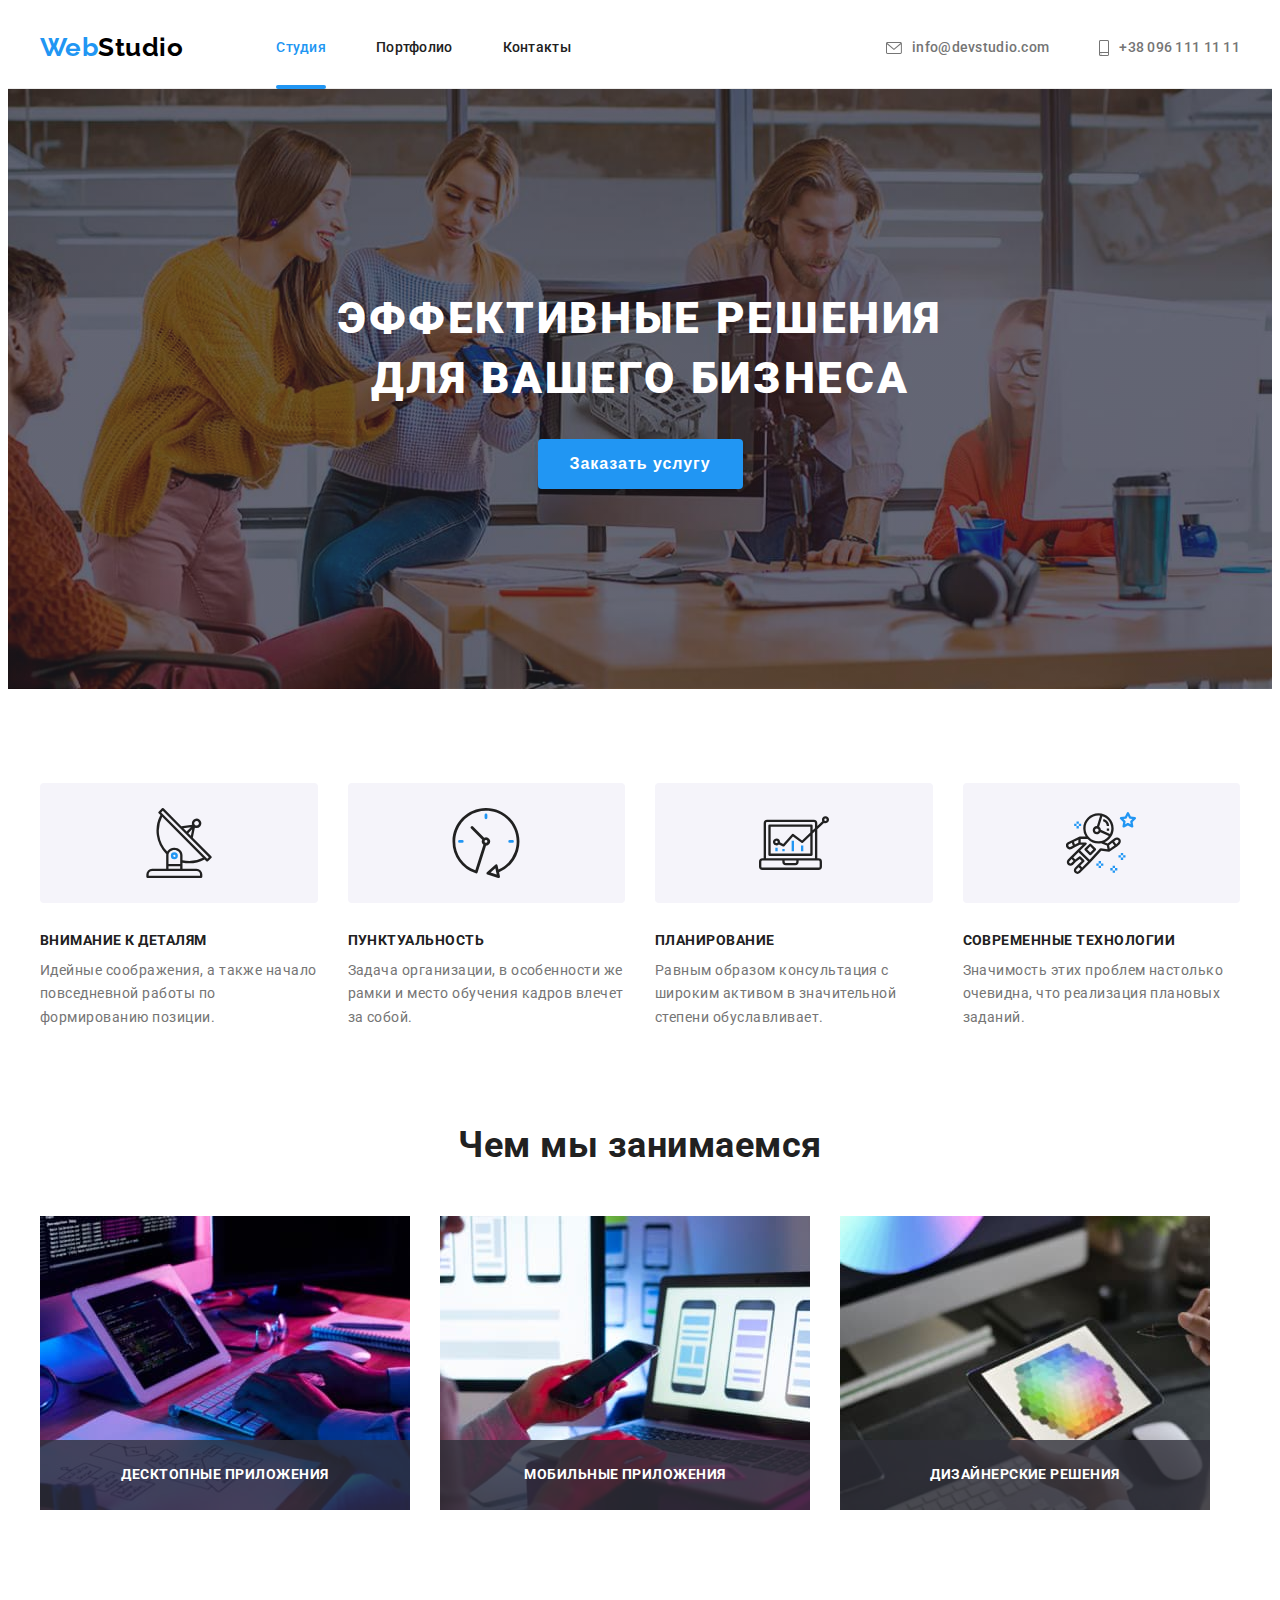
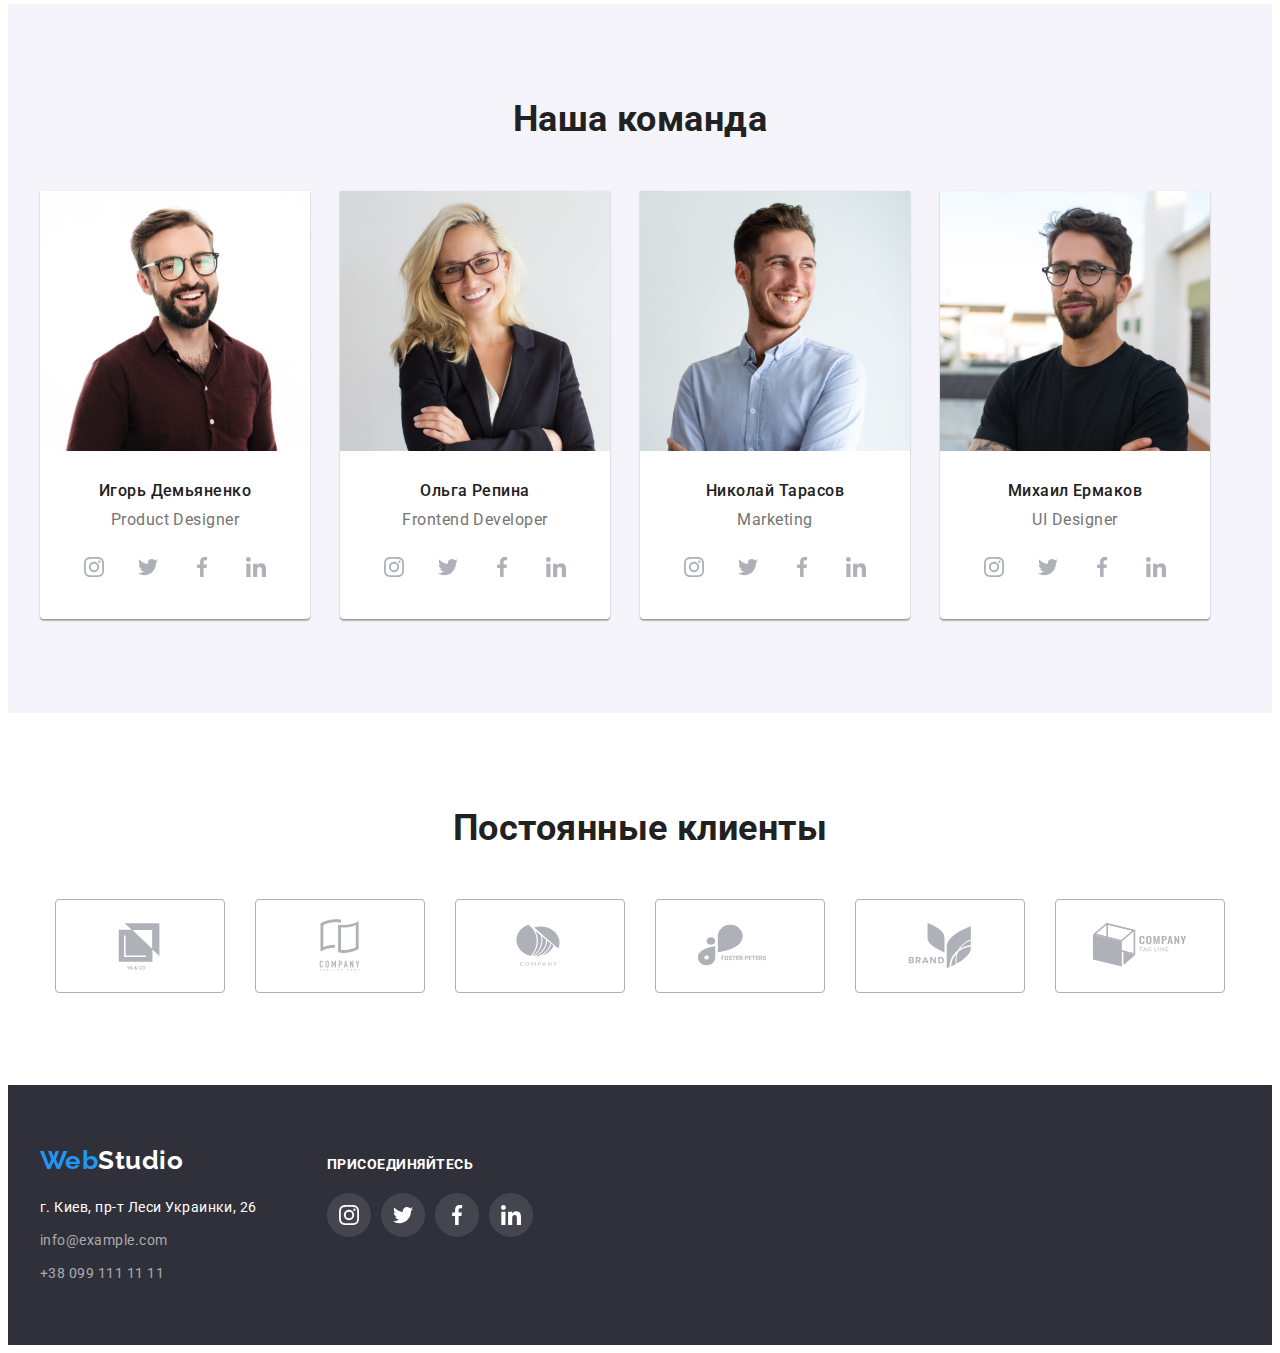
<file: index.html>
<!DOCTYPE html>
<html lang="ru">
  <head>
    <meta charset="UTF-8" />
    <meta http-equiv="X-UA-Compatible" content="IE=edge" />
    <meta name="viewport" content="width=device-width, initial-scale=1.0" />
    <title lang="en">WebStudio</title>
    <link rel="preconnect" href="https://fonts.googleapis.com" />
    <link rel="preconnect" href="https://fonts.gstatic.com" crossorigin />
    <link
      href="https://fonts.googleapis.com/css2?family=Raleway:wght@700&family=Roboto:wght@400;500;700;900&display=swap"
      rel="stylesheet"
    />
    <link
      rel="stylesheet"
      href="https://cdnjs.cloudflare.com/ajax/libs/modern-normalize/1.1.0/modern-normalize.min.css"
      integrity="sha512-wpPYUAdjBVSE4KJnH1VR1HeZfpl1ub8YT/NKx4PuQ5NmX2tKuGu6U/JRp5y+Y8XG2tV+wKQpNHVUX03MfMFn9Q=="
      crossorigin="anonymous"
      referrerpolicy="no-referrer"
    />
    <link rel="stylesheet" href="./css/styles.css" />
  </head>
  <body>
    <!-- Шапка сайта -->
    <header class="header">
      <div class="container header-container">
        <nav class="site-nav">
          <a href="./index.html" class="logo link"
            >Web<span class="header-logo">Studio</span></a
          >
          <ul class="site-nav-list list">
            <li class="site-nav-item">
              <a href="./index.html" class="link current">Студия</a>
            </li>
            <li class="site-nav-item">
              <a href="./portfolio.html" class="link">Портфолио</a>
            </li>
            <li class="site-nav-item">
              <a href="" class="link">Контакты</a>
            </li>
          </ul>
        </nav>
        <ul class="header-contacts-list list">
          <li class="header-contacts-item">
            <a href="mailto:info@devstudio.com" class="link"
              ><svg class="icon-header" width="16" height="12">
                <use href="./images/sprite.svg#icon-envelope"></use></svg
              >info@devstudio.com</a
            >
          </li>
          <li class="header-contacts-item">
            <a href="tel:+380961111111" class="link"
              ><svg class="icon-header" width="10" height="16">
                <use href="./images/sprite.svg#icon-smartphone"></use></svg
              >+38 096 111 11 11</a
            >
          </li>
        </ul>
      </div>
    </header>
    <main>
      <!-- Герой -->
      <section class="hero">
        <div class="container">
          <h1 class="hero-title">Эффективные решения для вашего бизнеса</h1>
          <button data-modal-open type="button" class="hero-button button">
            Заказать услугу
          </button>
        </div>
      </section>
      <!-- Особенности компании -->
      <section class="features section">
        <div class="container">
          <h2 class="visually-hidden">Особенности компании</h2>
          <ul class="features-list list">
            <li class="features-item">
              <div class="features-icon-bg">
                <svg class="features-icon">
                  <use href="./images/sprite.svg#icon-antenna"></use>
                </svg>
              </div>
              <h3 class="features-item-title title">Внимание к деталям</h3>
              <p class="features-item-text">
                Идейные соображения, а также начало повседневной работы по
                формированию позиции.
              </p>
            </li>

            <li class="features-item">
              <div class="features-icon-bg">
                <svg class="features-icon">
                  <use href="./images/sprite.svg#icon-clock"></use>
                </svg>
              </div>
              <h3 class="features-item-title title">Пунктуальность</h3>
              <p class="features-item-text">
                Задача организации, в особенности же рамки и место обучения
                кадров влечет за собой.
              </p>
            </li>

            <li class="features-item">
              <div class="features-icon-bg">
                <svg class="features-icon">
                  <use href="./images/sprite.svg#icon-diagram"></use>
                </svg>
              </div>
              <h3 class="features-item-title title">Планирование</h3>
              <p class="features-item-text">
                Равным образом консультация с широким активом в значительной
                степени обуславливает.
              </p>
            </li>

            <li class="features-item">
              <div class="features-icon-bg">
                <svg class="features-icon">
                  <use href="./images/sprite.svg#icon-astronaut"></use>
                </svg>
              </div>
              <h3 class="features-item-title title">Современные технологии</h3>
              <p class="features-item-text">
                Значимость этих проблем настолько очевидна, что реализация
                плановых заданий.
              </p>
            </li>
          </ul>
        </div>
      </section>
      <!-- Услуги -->
      <section class="services">
        <div class="container">
          <h2 class="services-title title">Чем мы занимаемся</h2>
          <ul class="services-list list">
            <li class="services-item">
              <div class="services-item-wraper">
                <img
                  src="./images/box-1.jpg"
                  alt="процесс создания сайта"
                  width="370"
                  height="294"
                />
                <h3 class="services-item-title">Десктопные приложения</h3>
              </div>
            </li>

            <li class="services-item">
              <div class="services-item-wraper">
                <img
                  src="./images/box-2.jpg"
                  alt="прцесс разработки макета сайта"
                  width="370"
                  height="294"
                />
                <h3 class="services-item-title">Мобильные приложения</h3>
              </div>
            </li>

            <li class="services-item">
              <div class="services-item-wraper">
                <img
                  src="./images/box-3.jpg"
                  alt="процесс подбор дизайнерского решения сайта"
                  width="370"
                  height="294"
                />
                <h3 class="services-item-title">Дизайнерские решения</h3>
              </div>
            </li>
          </ul>
        </div>
      </section>
      <!-- Команда -->
      <section class="team section">
        <div class="container">
          <h2 class="team-title title">Наша команда</h2>
          <ul class="team-list list">
            <li class="team-item">
              <img
                src="./images/product-designer-photo.jpg"
                alt="Фотография дизайнера продукта"
                width="270"
                height="260"
              />
              <div class="team-item-content">
                <h3 class="team-item-title title">Игорь Демьяненко</h3>
                <p lang="en" class="team-item-text">Product Designer</p>
                <ul class="team-item-list social-list list">
                  <li class="social-item">
                    <a href="" class="social-link link"
                      ><svg class="social-icon">
                        <use
                          href="./images/sprite.svg#icon-instagram"
                        ></use></svg
                    ></a>
                  </li>
                  <li class="social-item">
                    <a href="" class="social-link link"
                      ><svg class="social-icon">
                        <use href="./images/sprite.svg#icon-twitter"></use></svg
                    ></a>
                  </li>
                  <li class="social-item">
                    <a href="" class="social-link link"
                      ><svg class="social-icon">
                        <use
                          href="./images/sprite.svg#icon-facebook"
                        ></use></svg
                    ></a>
                  </li>
                  <li class="social-item">
                    <a href="" class="social-link link"
                      ><svg class="social-icon">
                        <use
                          href="./images/sprite.svg#icon-linkedin"
                        ></use></svg
                    ></a>
                  </li>
                </ul>
              </div>
            </li>
            <li class="team-item">
              <img
                src="./images/frontend-developer-photo.jpg"
                alt="Фотография фронтэнд разработчика"
                width="270"
                height="260"
              />
              <div class="team-item-content">
                <h3 class="team-item-title title">Ольга Репина</h3>
                <p lang="en" class="team-item-text">Frontend Developer</p>
                <ul class="team-item-list social-list list">
                  <li class="social-item">
                    <a href="" class="social-link link"
                      ><svg class="social-icon">
                        <use
                          href="./images/sprite.svg#icon-instagram"
                        ></use></svg
                    ></a>
                  </li>
                  <li class="social-item">
                    <a href="" class="social-link link"
                      ><svg class="social-icon">
                        <use href="./images/sprite.svg#icon-twitter"></use></svg
                    ></a>
                  </li>
                  <li class="social-item">
                    <a href="" class="social-link link"
                      ><svg class="social-icon">
                        <use
                          href="./images/sprite.svg#icon-facebook"
                        ></use></svg
                    ></a>
                  </li>
                  <li class="social-item">
                    <a href="" class="social-link link"
                      ><svg class="social-icon">
                        <use
                          href="./images/sprite.svg#icon-linkedin"
                        ></use></svg
                    ></a>
                  </li>
                </ul>
              </div>
            </li>
            <li class="team-item">
              <img
                src="./images/marketing-photo.jpg"
                alt="Фотография маркетолога"
                width="270"
                height="260"
              />
              <div class="team-item-content">
                <h3 class="team-item-title title">Николай Тарасов</h3>
                <p lang="en" class="team-item-text">Marketing</p>
                <ul class="team-item-list social-list list">
                  <li class="social-item">
                    <a href="" class="social-link link"
                      ><svg class="social-icon">
                        <use
                          href="./images/sprite.svg#icon-instagram"
                        ></use></svg
                    ></a>
                  </li>
                  <li class="social-item">
                    <a href="" class="social-link link"
                      ><svg class="social-icon">
                        <use href="./images/sprite.svg#icon-twitter"></use></svg
                    ></a>
                  </li>
                  <li class="social-item">
                    <a href="" class="social-link link"
                      ><svg class="social-icon">
                        <use
                          href="./images/sprite.svg#icon-facebook"
                        ></use></svg
                    ></a>
                  </li>
                  <li class="social-item">
                    <a href="" class="social-link link"
                      ><svg class="social-icon">
                        <use
                          href="./images/sprite.svg#icon-linkedin"
                        ></use></svg
                    ></a>
                  </li>
                </ul>
              </div>
            </li>
            <li class="team-item">
              <img
                src="./images/UI-Designer-photo.jpg"
                alt="Фотография UI-дизайнера"
                width="270"
                height="260"
              />
              <div class="team-item-content">
                <h3 class="team-item-title title">Михаил Ермаков</h3>
                <p lang="en" class="team-item-text">UI Designer</p>
                <ul class="team-item-list social-list list">
                  <li class="social-item">
                    <a href="" class="social-link link"
                      ><svg class="social-icon">
                        <use
                          href="./images/sprite.svg#icon-instagram"
                        ></use></svg
                    ></a>
                  </li>
                  <li class="social-item">
                    <a href="" class="social-link link"
                      ><svg class="social-icon">
                        <use href="./images/sprite.svg#icon-twitter"></use></svg
                    ></a>
                  </li>
                  <li class="social-item">
                    <a href="" class="social-link link"
                      ><svg class="social-icon">
                        <use
                          href="./images/sprite.svg#icon-facebook"
                        ></use></svg
                    ></a>
                  </li>
                  <li class="social-item">
                    <a href="" class="social-link link"
                      ><svg class="social-icon">
                        <use
                          href="./images/sprite.svg#icon-linkedin"
                        ></use></svg
                    ></a>
                  </li>
                </ul>
              </div>
            </li>
          </ul>
        </div>
      </section>
      <section class="our-clients section">
        <div class="container">
          <h2 class="clients-title title">Постоянные клиенты</h2>
          <ul class="clients-list list">
            <li class="clients-list-item">
              <a href="" class="clients-list-link link"
                ><svg class="clients-icon">
                  <use href="./images/sprite.svg#icon-logo-client-1"></use></svg
              ></a>
            </li>
            <li class="clients-list-item">
              <a href="" class="clients-list-link link"
                ><svg class="clients-icon">
                  <use href="./images/sprite.svg#icon-logo-client-2"></use></svg
              ></a>
            </li>
            <li class="clients-list-item">
              <a href="" class="clients-list-link link"
                ><svg class="clients-icon">
                  <use href="./images/sprite.svg#icon-logo-client-3"></use></svg
              ></a>
            </li>
            <li class="clients-list-item">
              <a href="" class="clients-list-link link"
                ><svg class="clients-icon">
                  <use href="./images/sprite.svg#icon-logo-client-4"></use></svg
              ></a>
            </li>
            <li class="clients-list-item">
              <a href="" class="clients-list-link link"
                ><svg class="clients-icon">
                  <use href="./images/sprite.svg#icon-logo-client-5"></use></svg
              ></a>
            </li>
            <li class="clients-list-item">
              <a href="" class="clients-list-link link"
                ><svg class="clients-icon">
                  <use href="./images/sprite.svg#icon-logo-client-6"></use></svg
              ></a>
            </li>
          </ul>
        </div>
      </section>
    </main>
    <!-- Футер -->
    <footer class="footer">
      <div class="container footer-info">
        <div class="footer-left">
          <a href="./index.html" class="logo link footer-logo"
            >Web<span class="footer-logo-accent">Studio</span></a
          >
          <address class="address">
            <p class="footer-address">г. Киев, пр-т Леси Украинки, 26</p>
            <ul class="footer-address-list list">
              <li class="footer-address-item">
                <a
                  href="mailto:info@example.com"
                  class="footer-address-link link"
                  >info@example.com</a
                >
              </li>
              <li class="footer-address-item">
                <a href="tel:+380961111111" class="footer-address-link link"
                  >+38 099 111 11 11</a
                >
              </li>
            </ul>
          </address>
        </div>
        <div class="footer-right">
          <p class="footer-social-list-title">присоединяйтесь</p>
          <ul class="social-list list">
            <li class="social-item">
              <a href="" class="social-link-footer social-link link"
                ><svg class="social-icon social-icon-footer">
                  <use href="./images/sprite.svg#icon-instagram"></use></svg
              ></a>
            </li>
            <li class="social-item">
              <a href="" class="social-link-footer social-link link"
                ><svg class="social-icon social-icon-footer">
                  <use href="./images/sprite.svg#icon-twitter"></use></svg
              ></a>
            </li>
            <li class="social-item">
              <a href="" class="social-link-footer social-link link"
                ><svg class="social-icon social-icon-footer">
                  <use href="./images/sprite.svg#icon-facebook"></use></svg
              ></a>
            </li>
            <li class="social-item">
              <a href="" class="social-link-footer social-link link"
                ><svg class="social-icon social-icon-footer">
                  <use href="./images/sprite.svg#icon-linkedin"></use></svg
              ></a>
            </li>
          </ul>
        </div>
      </div>
    </footer>
    <!-- Модальное окно -->
    <div data-modal class="backdrop is-hidden">
      <div class="modal">
        <button data-modal-close type="button" class="modal-close-btn button">
          <svg class="modal-close-icon">
            <use href="./images/sprite.svg#icon-close"></use>
          </svg>
        </button>
      </div>
    </div>

    <script src="./js/modal.js"></script>
  </body>
</html>
</file>
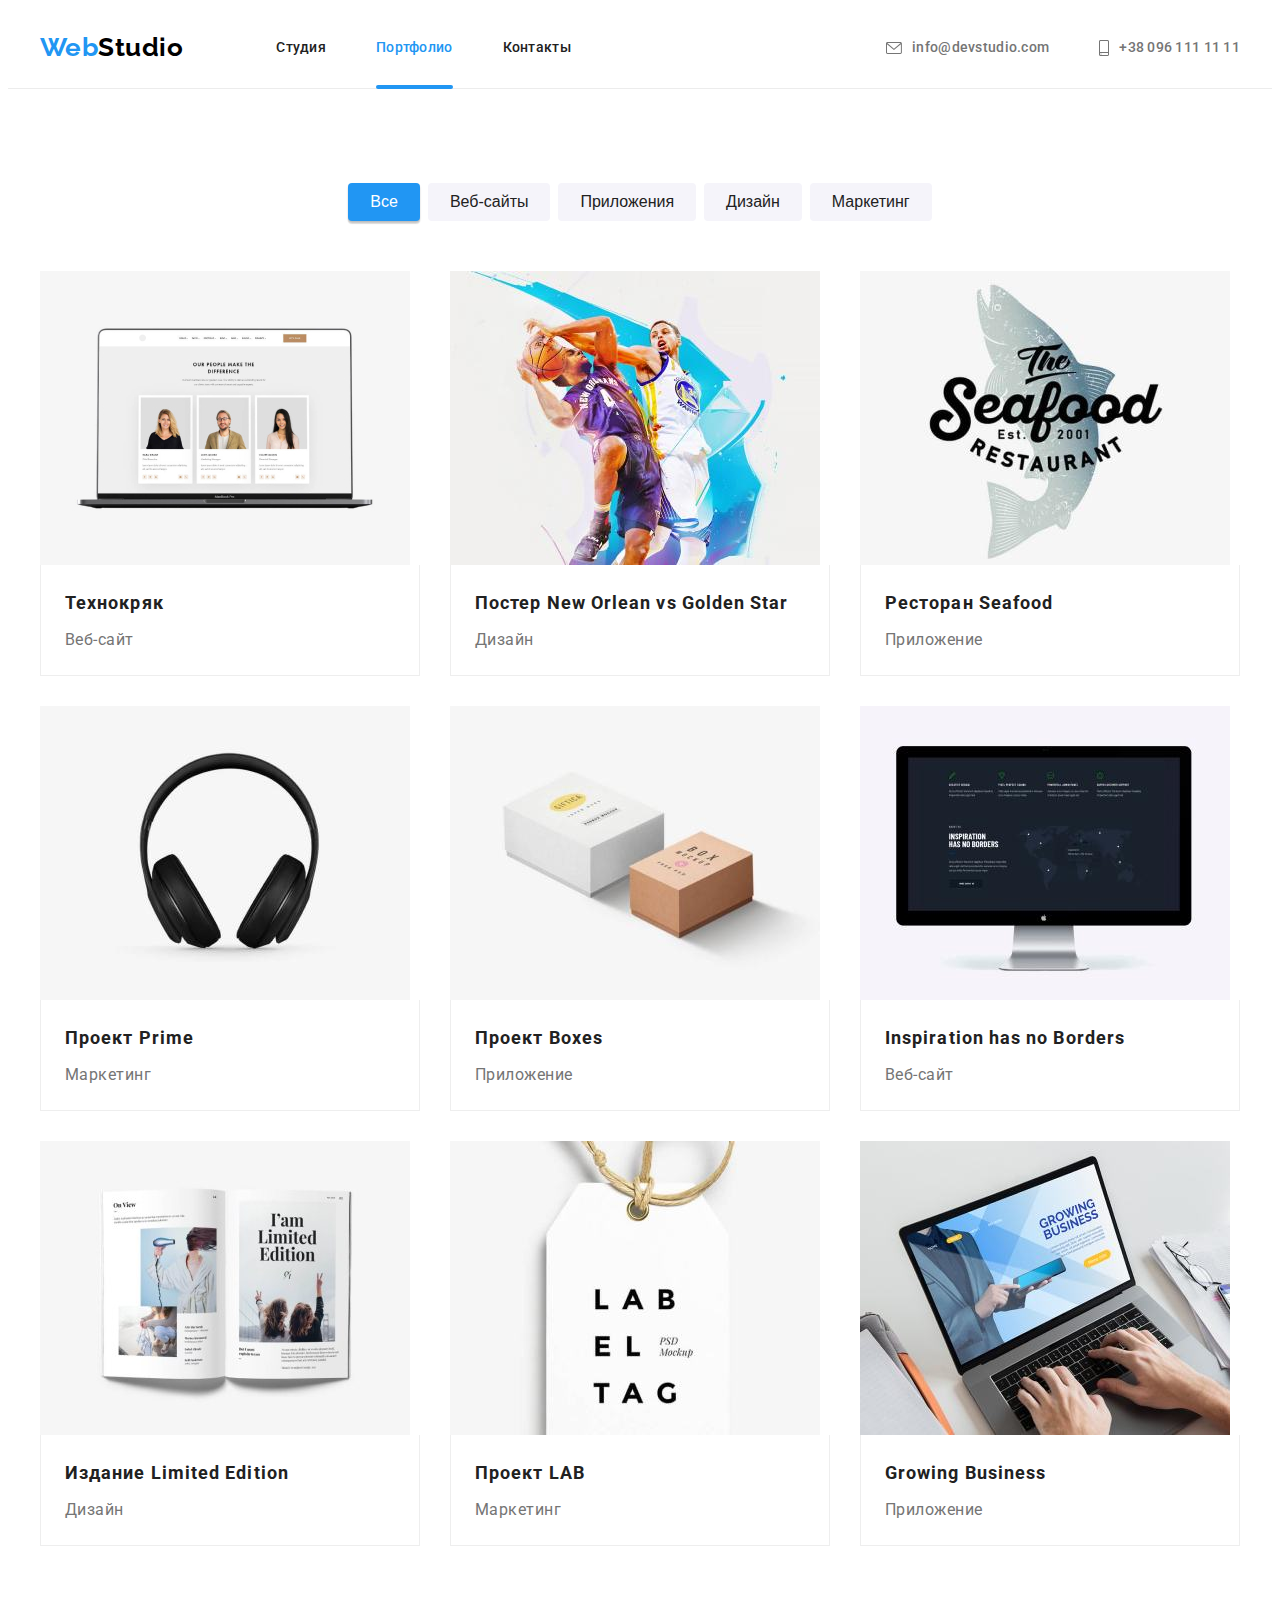
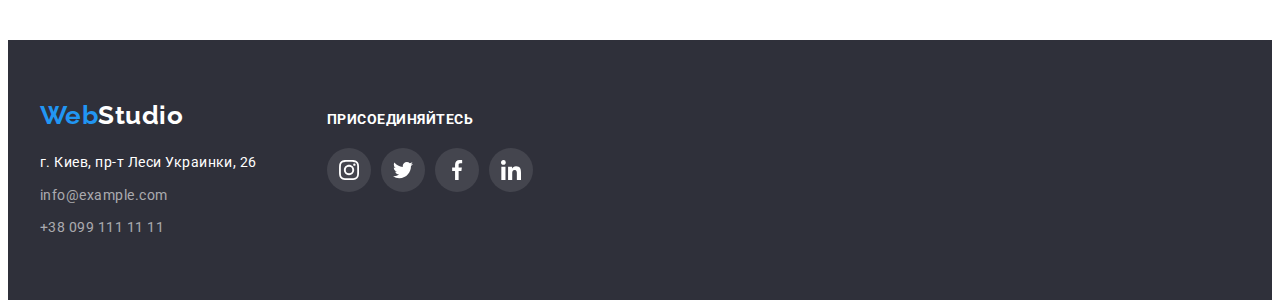
<file: portfolio.html>
<!DOCTYPE html>
<html lang="ru">
  <head>
    <meta charset="UTF-8" />
    <meta http-equiv="X-UA-Compatible" content="IE=edge" />
    <meta name="viewport" content="width=device-width, initial-scale=1.0" />
    <title>Портфолио</title>
    <link rel="preconnect" href="https://fonts.googleapis.com" />
    <link rel="preconnect" href="https://fonts.gstatic.com" crossorigin />
    <link
      href="https://fonts.googleapis.com/css2?family=Raleway:wght@700&family=Roboto:wght@400;500;700;900&display=swap"
      rel="stylesheet"
    />
    <link
      rel="stylesheet"
      href="https://cdnjs.cloudflare.com/ajax/libs/modern-normalize/1.1.0/modern-normalize.min.css"
      integrity="sha512-wpPYUAdjBVSE4KJnH1VR1HeZfpl1ub8YT/NKx4PuQ5NmX2tKuGu6U/JRp5y+Y8XG2tV+wKQpNHVUX03MfMFn9Q=="
      crossorigin="anonymous"
      referrerpolicy="no-referrer"
    />
    <link rel="stylesheet" href="./css/styles.css" />
  </head>
  <body>
    <!-- Шапка сайта -->
    <header class="header">
      <div class="container header-container">
        <nav class="site-nav">
          <a href="./index.html" class="logo link"
            >Web<span class="header-logo">Studio</span></a
          >
          <ul class="site-nav-list list">
            <li class="site-nav-item">
              <a href="./index.html" class="link">Студия</a>
            </li>
            <li class="site-nav-item">
              <a href="./portfolio.html" class="link current">Портфолио</a>
            </li>
            <li class="site-nav-item">
              <a href="" class="link">Контакты</a>
            </li>
          </ul>
        </nav>
        <ul class="header-contacts-list list">
          <li class="header-contacts-item">
            <a href="mailto:info@devstudio.com" class="link"
              ><svg class="icon-header" width="16" height="12">
                <use href="./images/sprite.svg#icon-envelope"></use></svg
              >info@devstudio.com</a
            >
          </li>
          <li class="header-contacts-item">
            <a href="tel:+380961111111" class="link"
              ><svg class="icon-header" width="10" height="16">
                <use href="./images/sprite.svg#icon-smartphone"></use></svg
              >+38 096 111 11 11</a
            >
          </li>
        </ul>
      </div>
    </header>
    <main>
      <!-- Примеры работ -->
      <section class="portfolio section">
        <div class="container">
          <h1 class="visually-hidden">Портфолио</h1>
          <ul class="filter-buttons-list list">
            <li class="filter-buttons-item">
              <button type="button" class="filter-button button active">
                Все
              </button>
            </li>
            <li class="filter-buttons-item">
              <button type="button" class="filter-button button">
                Веб-сайты
              </button>
            </li>
            <li class="filter-buttons-item">
              <button type="button" class="filter-button button">
                Приложения
              </button>
            </li>
            <li class="filter-buttons-item">
              <button type="button" class="filter-button button">Дизайн</button>
            </li>
            <li class="filter-buttons-item">
              <button type="button" class="filter-button button">
                Маркетинг
              </button>
            </li>
          </ul>
          <ul class="portfolio-list list">
            <li class="portfolio-item">
              <a href="" class="link portfolio-item-link">
                <div class="portfolio-img-wraper">
                  <img
                    src="./images/projects-img1.jpg"
                    alt="Открытая страница веб-сайта Технокряк на ноутбуке"
                    width="370"
                    height="294"
                  />
                  <p class="portfolio-item-overlay-text">
                    Технокряк это современная площадка распространения
                    коронавируса. Компании используют эту платформу для
                    цифрового шпионажа и атак на защищённые сервера конкурентов.
                  </p>
                </div>
                <div class="portfolio-item-content">
                  <h2 class="portfolio-item-title title">Технокряк</h2>
                  <p class="portfolio-item-text">Веб-сайт</p>
                </div>
              </a>
            </li>
            <li class="portfolio-item">
              <a href="" class="link portfolio-item-link">
                <div class="portfolio-img-wraper">
                  <img
                    src="./images/projects-img2.jpg"
                    alt="Два баскетболиста сражаются за мяч"
                    width="370"
                    height="294"
                  />
                  <p class="portfolio-item-overlay-text">
                    Технокряк это современная площадка распространения
                    коронавируса. Компании используют эту платформу для
                    цифрового шпионажа и атак на защищённые сервера конкурентов.
                  </p>
                </div>
                <div class="portfolio-item-content">
                  <h2 class="portfolio-item-title title">
                    Постер New Orlean vs Golden Star
                  </h2>
                  <p class="portfolio-item-text">Дизайн</p>
                </div>
              </a>
            </li>
            <li class="portfolio-item">
              <a href="" class="link portfolio-item-link">
                <div class="portfolio-img-wraper">
                  <img
                    src="./images/projects-img3.jpg"
                    alt="Логотип ресторана Seafood"
                    width="370"
                    height="294"
                  />
                  <p class="portfolio-item-overlay-text">
                    Технокряк это современная площадка распространения
                    коронавируса. Компании используют эту платформу для
                    цифрового шпионажа и атак на защищённые сервера конкурентов.
                  </p>
                </div>
                <div class="portfolio-item-content">
                  <h2 class="portfolio-item-title title">Ресторан Seafood</h2>
                  <p class="portfolio-item-text">Приложение</p>
                </div>
              </a>
            </li>
            <li class="portfolio-item">
              <a href="" class="link portfolio-item-link">
                <div class="portfolio-img-wraper">
                  <img
                    src="./images/projects-img4.jpg"
                    alt="Наушники"
                    width="370"
                    height="294"
                  />
                  <p class="portfolio-item-overlay-text">
                    Технокряк это современная площадка распространения
                    коронавируса. Компании используют эту платформу для
                    цифрового шпионажа и атак на защищённые сервера конкурентов.
                  </p>
                </div>
                <div class="portfolio-item-content">
                  <h2 class="portfolio-item-title title">Проект Prime</h2>
                  <p class="portfolio-item-text">Маркетинг</p>
                </div>
              </a>
            </li>
            <li class="portfolio-item">
              <a href="" class="link portfolio-item-link">
                <div class="portfolio-img-wraper">
                  <img
                    src="./images/projects-img5.jpg"
                    alt="Две коробки, белая и коричневая, с надписями"
                    width="370"
                    height="294"
                  />
                  <p class="portfolio-item-overlay-text">
                    Технокряк это современная площадка распространения
                    коронавируса. Компании используют эту платформу для
                    цифрового шпионажа и атак на защищённые сервера конкурентов.
                  </p>
                </div>
                <div class="portfolio-item-content">
                  <h2 class="portfolio-item-title title">Проект Boxes</h2>
                  <p class="portfolio-item-text">Приложение</p>
                </div>
              </a>
            </li>
            <li class="portfolio-item">
              <a href="" class="link portfolio-item-link">
                <div class="portfolio-img-wraper">
                  <img
                    src="./images/projects-img6.jpg"
                    alt="Открітая страница сайта на мониторе компьютера"
                    width="370"
                    height="294"
                  />
                  <p class="portfolio-item-overlay-text">
                    Технокряк это современная площадка распространения
                    коронавируса. Компании используют эту платформу для
                    цифрового шпионажа и атак на защищённые сервера конкурентов.
                  </p>
                </div>
                <div class="portfolio-item-content">
                  <h2 class="portfolio-item-title title">
                    Inspiration has no Borders
                  </h2>
                  <p class="portfolio-item-text">Веб-сайт</p>
                </div>
              </a>
            </li>
            <li class="portfolio-item">
              <a href="" class="link portfolio-item-link">
                <div class="portfolio-img-wraper">
                  <img
                    src="./images/projects-img7.jpg"
                    alt="Открытый журнал"
                    width="370"
                    height="294"
                  />
                  <p class="portfolio-item-overlay-text">
                    Технокряк это современная площадка распространения
                    коронавируса. Компании используют эту платформу для
                    цифрового шпионажа и атак на защищённые сервера конкурентов.
                  </p>
                </div>
                <div class="portfolio-item-content">
                  <h2 class="portfolio-item-title title">
                    Издание Limited Edition
                  </h2>
                  <p class="portfolio-item-text">Дизайн</p>
                </div>
              </a>
            </li>
            <li class="portfolio-item">
              <a href="" class="link portfolio-item-link">
                <div class="portfolio-img-wraper">
                  <img
                    src="./images/projects-img8.jpg"
                    alt="Бирка с надписью"
                    width="370"
                    height="294"
                  />
                  <p class="portfolio-item-overlay-text">
                    Технокряк это современная площадка распространения
                    коронавируса. Компании используют эту платформу для
                    цифрового шпионажа и атак на защищённые сервера конкурентов.
                  </p>
                </div>
                <div class="portfolio-item-content">
                  <h2 class="portfolio-item-title title">Проект LAB</h2>
                  <p class="portfolio-item-text">Маркетинг</p>
                </div>
              </a>
            </li>
            <li class="portfolio-item">
              <a href="" class="link portfolio-item-link">
                <div class="portfolio-img-wraper">
                  <img
                    src="./images/projects-img9.jpg"
                    alt="Ноутбук, с открытым приложением"
                    width="370"
                    height="294"
                  />
                  <p class="portfolio-item-overlay-text">
                    Технокряк это современная площадка распространения
                    коронавируса. Компании используют эту платформу для
                    цифрового шпионажа и атак на защищённые сервера конкурентов.
                  </p>
                </div>
                <div class="portfolio-item-content">
                  <h2 class="portfolio-item-title title">Growing Business</h2>
                  <p class="portfolio-item-text">Приложение</p>
                </div>
              </a>
            </li>
          </ul>
        </div>
      </section>
    </main>
    <!-- Футер -->
    <footer class="footer">
      <div class="container footer-info">
        <div class="footer-left">
          <a href="./index.html" class="logo link footer-logo"
            >Web<span class="footer-logo-accent">Studio</span></a
          >
          <address class="address">
            <p class="footer-address">г. Киев, пр-т Леси Украинки, 26</p>
            <ul class="footer-address-list list">
              <li class="footer-address-item">
                <a
                  href="mailto:info@example.com"
                  class="footer-address-link link"
                  >info@example.com</a
                >
              </li>
              <li class="footer-address-item">
                <a href="tel:+380961111111" class="footer-address-link link"
                  >+38 099 111 11 11</a
                >
              </li>
            </ul>
          </address>
        </div>
        <div class="footer-right">
          <p class="footer-social-list-title">присоединяйтесь</p>
          <ul class="social-list list">
            <li class="social-item">
              <a href="" class="social-link-footer social-link link"
                ><svg class="social-icon social-icon-footer">
                  <use href="./images/sprite.svg#icon-instagram"></use></svg
              ></a>
            </li>
            <li class="social-item">
              <a href="" class="social-link-footer social-link link"
                ><svg class="social-icon social-icon-footer">
                  <use href="./images/sprite.svg#icon-twitter"></use></svg
              ></a>
            </li>
            <li class="social-item">
              <a href="" class="social-link-footer social-link link"
                ><svg class="social-icon social-icon-footer">
                  <use href="./images/sprite.svg#icon-facebook"></use></svg
              ></a>
            </li>
            <li class="social-item">
              <a href="" class="social-link-footer social-link link"
                ><svg class="social-icon social-icon-footer">
                  <use href="./images/sprite.svg#icon-linkedin"></use></svg
              ></a>
            </li>
          </ul>
        </div>
      </div>
    </footer>
  </body>
</html>
</file>
<file: css/styles.css>
/* основной темный цвет текста (заголовки) #212121 */
/* черный текст  #000000*/
/* основной цвет текста (не заголовки) #757575 */
/* белый текст/фон #FFFFFF */
/* вторичный белый цвет текста rgba(255, 255, 255, 0.6); */
/* вторичный светлый цвет фона #F5F4FA */
/* акцент #2196F3 */
/* ховер кнопки Заказать услугу #188ce8 */
/* Основной шрифт Roboto */

:root {
  --primary-text-color: #757575;
  --primary-dark-text-color: #212121;
  --secondary-dark-text-color: #000000;
  --primary-light-text-color: #ffffff;
  --secondary-light-text-color: rgba(255, 255, 255, 0.6);
  --accent-color: #2196f3;
  --secondary-accent-color: #188ce8;
  --primary-light-background-color: #ffffff;
  --secondary-light-background-color: #f5f4fa;
  --dark-background-color: #2f303a;
  --header-line-boder-color: #ECECEC;
  --card-border-color: #EEEEEE;
  --icon-color: #AFB1B8;
  --footer-social-icon-bg-color: rgba(255, 255, 255, 0.1);
}

body {
  background-color: var(--primary-light-background-color);
  color: var(--primary-text-color);
  font-family: Roboto, sans-serif;
  letter-spacing: 0.03em;
}

p,
h1,
h2,
h3,
h4,
h5,
h6 {
  margin: 0;
}

ul {
  margin: 0;
  padding-left: 0;
}

img {
  display: block;
  max-width: 100%;
  height: auto;
}

.link {
  text-decoration: none;
  color: inherit;
}

.list {
  list-style-type: none;
}

.button {
  cursor: pointer;
  border-radius: 4px;
  border: transparent;
}

.title {
  color: var(--primary-dark-text-color);
}

.container {
  width: 1200px;
  padding: 0 15px;
  margin-left: auto;
  margin-right: auto;
}

.visually-hidden {
  position: absolute;
  width: 1px;
  height: 1px;
  margin: -1px;
  padding: 0;
  overflow: hidden;
  border: 0;
  clip: rect(0 0 0 0);
}

.section {
  padding-top: 94px;
  padding-bottom: 94px;
}

/* Header */

.header {
  background-color: var(--primary-light-background-color);
  border-bottom: 1px solid var(--header-line-boder-color);
}

.header-container {
  display: flex;
  align-items: center;
}

.site-nav {
  display: flex;
  align-items: center;
}

.site-nav > .logo.link {
  padding-top: 24px;
  padding-bottom: 25px;
}

.site-nav-list {
  display: flex;
}

.header-contacts-list {
  display: flex;
  margin-left: auto;
}

.logo {
  font-family: Raleway;
  font-style: normal;
  font-weight: 700;
  font-size: 26px;
  line-height: 1.19;
  color: var(--accent-color);
  margin-right: 93px;
}

.header-logo {
  color: var(--secondary-dark-text-color);
}

.site-nav-list .link {
  position: relative;
  font-weight: 500;
  font-size: 14px;
  line-height: 1.14;
  letter-spacing: 0.02em;
  color: var(--primary-dark-text-color);
  transition: color 250ms cubic-bezier(0.4, 0, 0.2, 1);
}

.site-nav-list .link.current,
.site-nav-list .link:hover,
.site-nav-list .link:focus,
.header-contacts-list .link:hover,
.header-contacts-list .link:focus {
  color: var(--accent-color);
}

.current::after {
  position: absolute;
  content: "";
  width: 100%;
  height: 4px;
  display: block;
  bottom: -1px;
  background: #2196F3;
  border-radius: 2px;
}


.site-nav-item:not(:last-child) {
  margin-right: 50px;
}

.header-contacts-item:not(:last-child) {
  margin-right: 50px;
}

.header-contacts-list .link {
  
  font-weight: 500;
  font-size: 14px;
  line-height: 1.14;
  letter-spacing: 0.02em;
  transition: color 250ms cubic-bezier(0.4, 0, 0.2, 1);
}

.site-nav-list .link, .header-contacts-list .link {
  display: block;
  padding-top: 32px;
  padding-bottom: 32px;
}

.header-contacts-list .link {
  display: flex;
  align-items: center;  
}

.icon-header {
  margin-right: 10px;
  fill: var(--primary-text-color);
}

.header-contacts-list .link:hover .icon-header,
.header-contacts-list .link:focus .icon-header{
  fill: var(--accent-color);
}


/* Hero */

.hero {
  padding-top: 200px;
  padding-bottom: 200px;
  background-image: linear-gradient(to right, rgba(47, 48, 58, 0.4), rgba(47, 48, 58, 0.4)), url(../images/bg-img.jpg);
  background-repeat: no-repeat;
  background-position: center;
  background-size: cover;
  max-width: 1600px;
  margin-left: auto;
  margin-right: auto;
  background-color: #C4C4C4;
}

.hero-title {
  font-weight: 900;
  font-size: 44px;
  line-height: 1.36;
  text-align: center;
  letter-spacing: 0.06em;
  text-transform: uppercase;
  color: var(--primary-light-text-color);
  margin-bottom: 30px;
  max-width: 696px;
  margin-left: auto;
  margin-right: auto;
}

.hero-button {
  display: block;
  font-weight: 700;
  font-size: 16px;
  line-height: 1.87;
  letter-spacing: 0.06em;
  color: var(--primary-light-text-color);
  background-color: var(--accent-color);
  box-shadow: 0px 4px 4px rgba(0, 0, 0, 0.15);
  padding: 10px 32px;
  margin-left: auto;
  margin-right: auto;
  transition: background-color 250ms cubic-bezier(0.4, 0, 0.2, 1);
}

.hero-button:hover,
.hero-button:focus {
  background-color: var(--secondary-accent-color);
}

/* Features */

.features

.features-icon {
  width: 70px;
  height: 70px;
}

.features-icon-bg {
  display: flex;
  justify-content: center;
  align-items: center;
  border-radius: 4px;
  height: 120px;
  margin-bottom: 30px;
  background-color: var(--secondary-light-background-color) ;
}

.features-list {
  display: flex;
  margin-left: -30px;
  }

.features-item {
  margin-left: 30px;
  flex-basis: calc(100% / 4 - 30px);
}

.features-item-title {
  font-weight: 700;
  font-size: 14px;
  line-height: 1.14;
  text-transform: uppercase;
  margin-bottom: 10px;
}

.features-item-text {
  font-size: 14px;
  line-height: 1.71;
}

/* Services */

.services {
  padding-bottom: 94px;
}

.services-title {
  font-weight: 700;
  font-size: 36px;
  line-height: 1.17;
  text-align: center;
  margin-bottom: 50px;
}

.services-list {
  display: flex;
  margin-left: -30px;
}

.services-item {
  margin-left: 30px;
  flex-basis: calc(100% / 3 -30px);
}

.services-item-wraper {
  position: relative;
}

.services-item-title {
  position: absolute;
  bottom: 0;
  font-weight: 700;
  font-size: 14px;
  line-height: 1.14;
  text-align: center;
  text-transform: uppercase;
  color: var(--primary-light-text-color);
  background-color: rgba(47, 48, 58, 0.8);
  padding-top: 27px;
  padding-bottom: 27px;
  width: 100%;
}

/* Team */

.team {
  background-color: var(--secondary-light-background-color);
}

.team-title {
  font-weight: 700;
  font-size: 36px;
  line-height: 1.17;
  text-align: center;
  margin-bottom: 50px;
}

.team-list {
  display: flex;
  margin-left: -30px;
}

.team-item {
  background: var(--primary-light-background-color);
  box-shadow: 0px 1px 3px rgba(0, 0, 0, 0.12), 0px 1px 1px rgba(0, 0, 0, 0.14),
  0px 2px 1px rgba(0, 0, 0, 0.2);
  border-radius: 0px 0px 4px 4px;
  margin-left: 30px; */
  flex-basis: calc(100% / 4 -30px);
}

.team-item-title {
  font-weight: 500;
  font-size: 16px;
  line-height: 1.19;
  text-align: center;
  margin-bottom: 10px;
}

.team-item-text {
  font-size: 16px;
  line-height: 1.19;
  text-align: center;
  margin-bottom: 16px;
}

.team-item-content {
  padding-top: 30px;
  padding-bottom: 30px;
  padding-left: 32px;
  padding-right: 32px;
}

.social-list {
  display: flex;
  justify-content: center;
}

.social-item {
  width: 44px;
  height: 44px;
  justify-content: center;
  align-items: center;
}

.social-item + .social-item {
  margin-left: 10px;
}

.social-link {
  width: 100%;
  height: 100%;
  display: flex;
  border-radius: 50%;
  background-color: var(--primary-light-background-color);
  justify-content: center;
  align-items: center;
  transition: background-color 250ms cubic-bezier(0.4, 0, 0.2, 1);
}

.social-icon {
  width: 20px;
  height: 20px;
  fill: var(--icon-color);
  transition: fill 250ms cubic-bezier(0.4, 0, 0.2, 1);
}

.social-link:hover,
.social-link:focus {
  background-color: var(--accent-color)
}

.social-link:hover .social-icon,
.social-link:focus .social-icon {
  fill: var(--primary-light-text-color);
}

/* Our clients */

.clients-title {
  font-weight: 700px;
  font-size: 36px;
  line-height: 1.17;
  text-align: center;
  margin-bottom: 50px;
}

.clients-list {
  display: flex;
  justify-content: center;
}

.clients-list-item {
  width: 170px;
  height: 92px;
  justify-content: center;
  align-items: center;
}

.clients-list-item + .clients-list-item {
  margin-left: 30px;
}

.clients-list-link{
  display: flex;
  justify-content: center;
  align-items: center;
  color: var(--icon-color);
  border: 1px solid var(--icon-color);
  border-radius: 4px;
  height: 92px;
  transition: border-color 250ms cubic-bezier(0.4, 0, 0.2, 1), color 250ms cubic-bezier(0.4, 0, 0.2, 1);
}

.clients-icon {
  fill: currentColor;
  width: 106px;
  height: 60px;
  /* fill: var(--icon-color); */
  /* transition: fill 250ms cubic-bezier(0.4, 0, 0.2, 1); */
}

.clients-list-link:hover, 
.clients-list-link:focus {
  border-color: var(--accent-color);
  color: var(--accent-color);
}

/* .clients-list-link:hover .clients-icon , 
.clients-list-link:focus .clients-icon {
  fill: var(--accent-color) ;
} */

/* Footer */

.footer {
  background-color: var(--dark-background-color);
  padding-top: 60px;
  padding-bottom: 60px;
}

.footer-logo-accent {
  color: var(--primary-light-text-color);
}

.footer-logo { 
  display: block;
  margin-right: 0px;
  margin-bottom: 20px;
}

.address {
  font-style: normal;
}

.footer-address {
  font-size: 14px;
  line-height: 1.71;
  color: var(--primary-light-text-color);
  margin-bottom: 9px;
}

.footer-address-item:not(:last-child){
  margin-bottom: 9px;
}

.footer-address-link {
  font-size: 14px;
  line-height: 1.71;
  color: var(--secondary-light-text-color);
  transition: color 250ms cubic-bezier(0.4, 0, 0.2, 1);
}

.footer-address-link:hover,
.footer-address-link:focus {
  color: var(--accent-color);
}

.footer-info {
  display: flex;
  align-items: baseline;
}

.footer-right {
  margin-left: 70px;
}

.footer-social-list-title {
  font-size: 14px;
  font-weight: 700;
  line-height: 1.14;
  text-transform: uppercase;
  color: var(--primary-light-text-color);
  margin-bottom: 20px
}

.social-link-footer {
  background-color: var(--footer-social-icon-bg-color) ;
}

.social-icon-footer {
  fill: var(--primary-light-text-color);
}

/* Portfolio */

.portfolio

.filter-buttons-list {
  display: flex;
  justify-content: center;
  margin-bottom: 50px;
}

.filter-buttons-item:not(:last-child) {
  margin-right: 8px;
}

.filter-button {
  font-weight: 500;
  font-size: 16px;
  line-height: 1.62;
  color: var(--primary-dark-text-color);
  background-color: var(--secondary-light-background-color);
  padding: 6px 22px;
  transition: color 250ms cubic-bezier(0.4, 0, 0.2, 1), background-color 250ms cubic-bezier(0.4, 0, 0.2, 1), box-shadow 250ms cubic-bezier(0.4, 0, 0.2, 1);
}

.portfolio .filter-button.active {
  color: var(--primary-light-text-color);
  background-color: var(--accent-color);
  box-shadow: 0px 3px 1px rgba(0, 0, 0, 0.1), 0px 1px 2px rgba(0, 0, 0, 0.08),
    0px 2px 2px rgba(0, 0, 0, 0.12);
}

.portfolio .filter-button:hover,
.portfolio .filter-button:focus {
  color: var(--primary-light-text-color);
  background-color: var(--accent-color);
  box-shadow: 0px 3px 1px rgba(0, 0, 0, 0.1), 0px 1px 2px rgba(0, 0, 0, 0.08),
  0px 2px 2px rgba(0, 0, 0, 0.12);
}

.portfolio-list {
  display: flex;
  flex-wrap: wrap;
  margin-left: -30px;
  margin-bottom: -30px;  
}

.portfolio-item {
  margin-left: 30px;
  margin-bottom: 30px;
  flex-basis: calc(100% / 3 - 30px);
}

.portfolio-item-link {
  display: block;
  transition: box-shadow 250ms cubic-bezier(0.4, 0, 0.2, 1)
}

.portfolio-item-link:hover,
.portfolio-item-link:focus {
  box-shadow: 0px 1px 1px rgba(0, 0, 0, 0.12), 0px 4px 4px rgba(0, 0, 0, 0.06), 1px 4px 6px rgba(0, 0, 0, 0.16);
}

.portfolio-item-link:hover .portfolio-item-overlay-text {
  transform: translateY(0);
}

.portfolio-img-wraper {
  position: relative;
  overflow-y: hidden;
}

.portfolio-item-overlay-text {
  position: absolute;
  font-size: 18px;
  line-height: 1.56;
  color: var(--primary-light-text-color);
  background: rgba(33, 150, 243, 0.9);
  width: 100%;
  height: 100%;
  padding: 63px 24px;
  bottom: 0;
  transform: translateY(101%);
  transition: transform 250ms cubic-bezier(0.4, 0, 0.2, 1);
}

.portfolio-item-title {
  font-weight: 700;
  font-size: 18px;
  line-height: 2;
  letter-spacing: 0.06em;
  margin-bottom: 4px;
}

.portfolio-item-text {
  font-size: 16px;
  line-height: 1.87;
}

.portfolio-item-content {
  padding-top: 20px;
  padding-bottom: 20px;
  padding-left: 24px;
  padding-right: 24px;
  border: 1px solid var(--card-border-color);
  border-top: 0;
}

/* Modal */

.backdrop {
  position: fixed;
  top: 0;
  left: 0;
  width: 100vw;
  height: 100vh;
  background-color: rgba(0, 0, 0, 0.2);
  opacity: 1;
  transition: opacity 250ms cubic-bezier(0.4, 0, 0.2, 1), visibility 250ms cubic-bezier(0.4, 0, 0.2, 1);

}

.is-hidden {
  visibility: hidden;
  opacity: 0;
  pointer-events: none;

}

.modal {
  position: absolute;
  top: 50%;
  left: 50%;
  transform: translate(-50%, -50%) scale(1);
  width: 528px;
  min-height: 581px;
  background: var(--primary-light-background-color);
  box-shadow: 0px 1px 3px rgba(0, 0, 0, 0.12), 0px 1px 1px rgba(0, 0, 0, 0.14), 0px 2px 1px rgba(0, 0, 0, 0.2);
  border-radius: 4px;
  transition: transform 250ms cubic-bezier(0.4, 0, 0.2, 1);
}

.backdrop.is-hidden .modal {
  transform: translate(-50%, -50%) scale(0.5);    
}

.modal-close-btn {
  position: absolute;
  display: flex;
  justify-content: center;
  align-items: center;
  top: 8px;
  right: 8px;
  width: 30px;
  height: 30px;
  padding: 0;
  background-color: var(--primary-light-text-color);
  border: 1px solid rgba(0, 0, 0, 0.1);
  border-radius: 50%; 
  
}

.modal-close-icon {
  width: 18px;
  height: 18px;
  fill: var(--secondary-dark-text-color);
}
</file>
